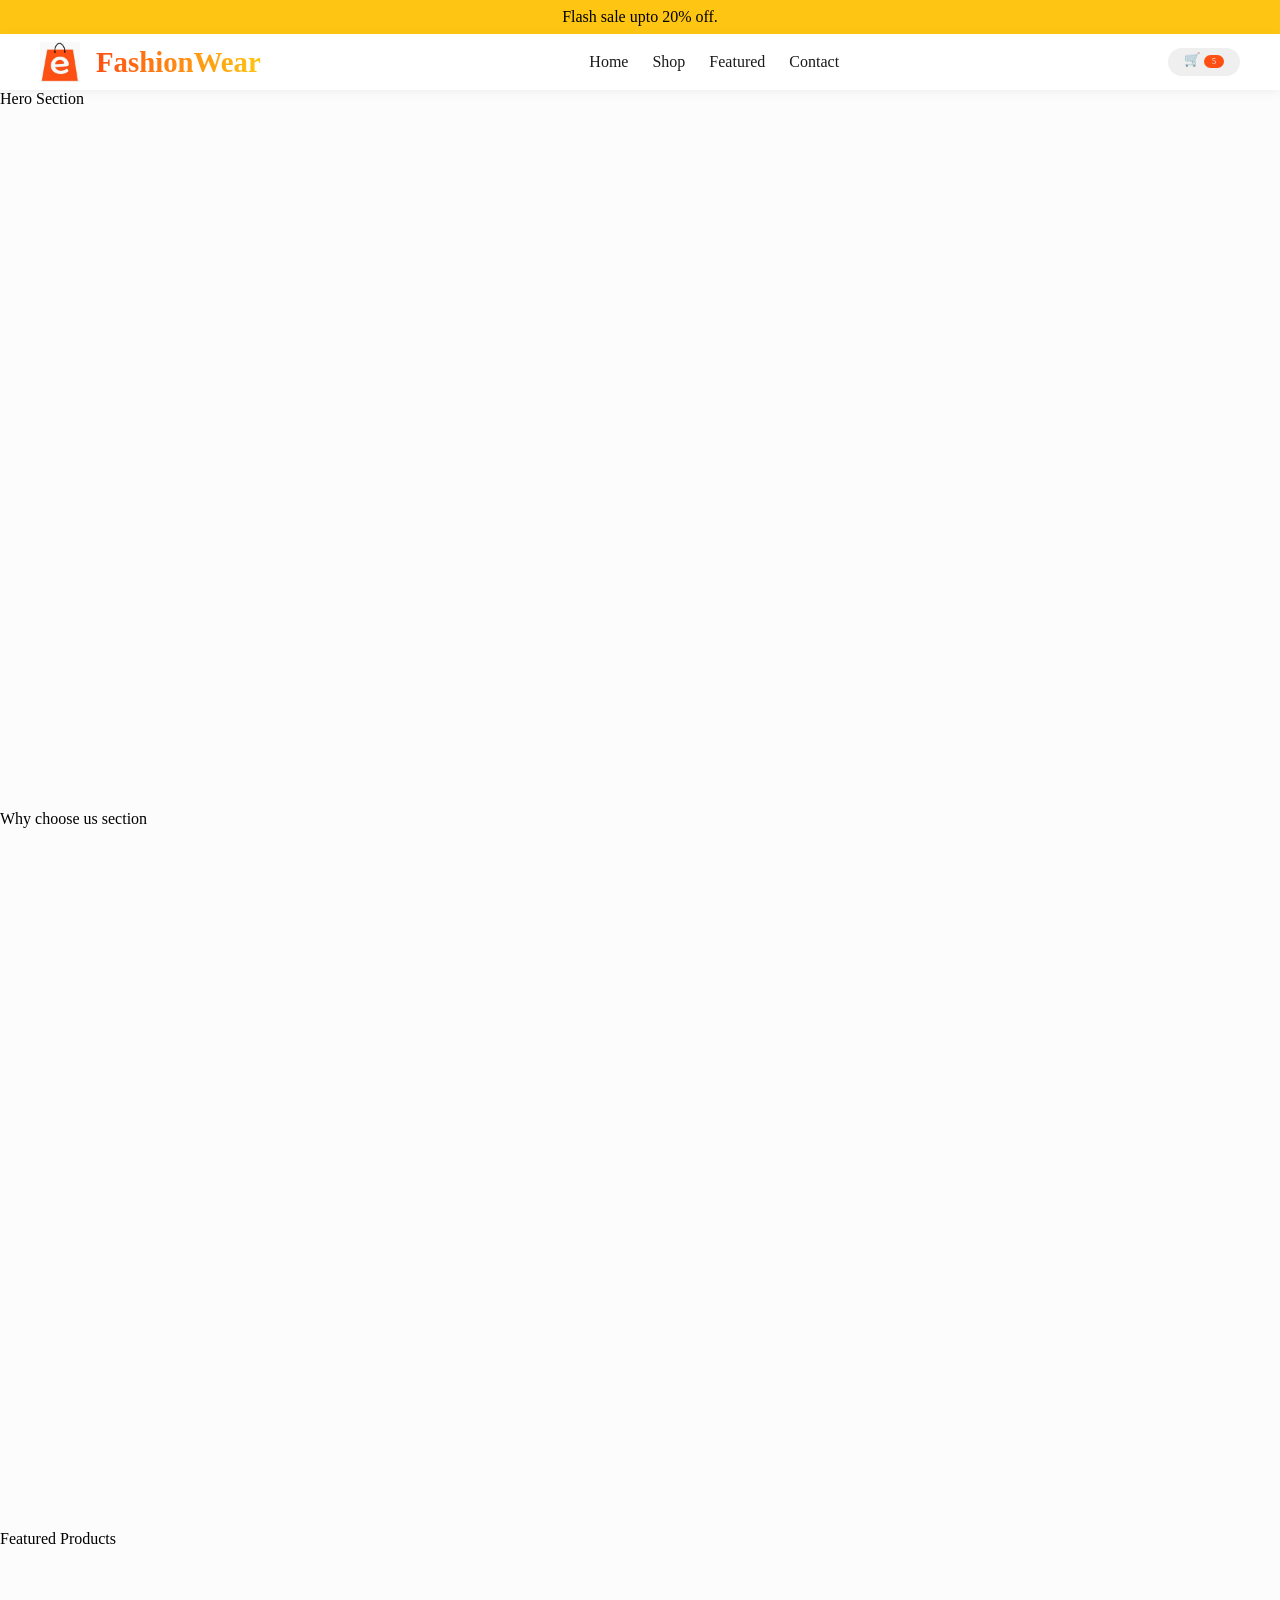
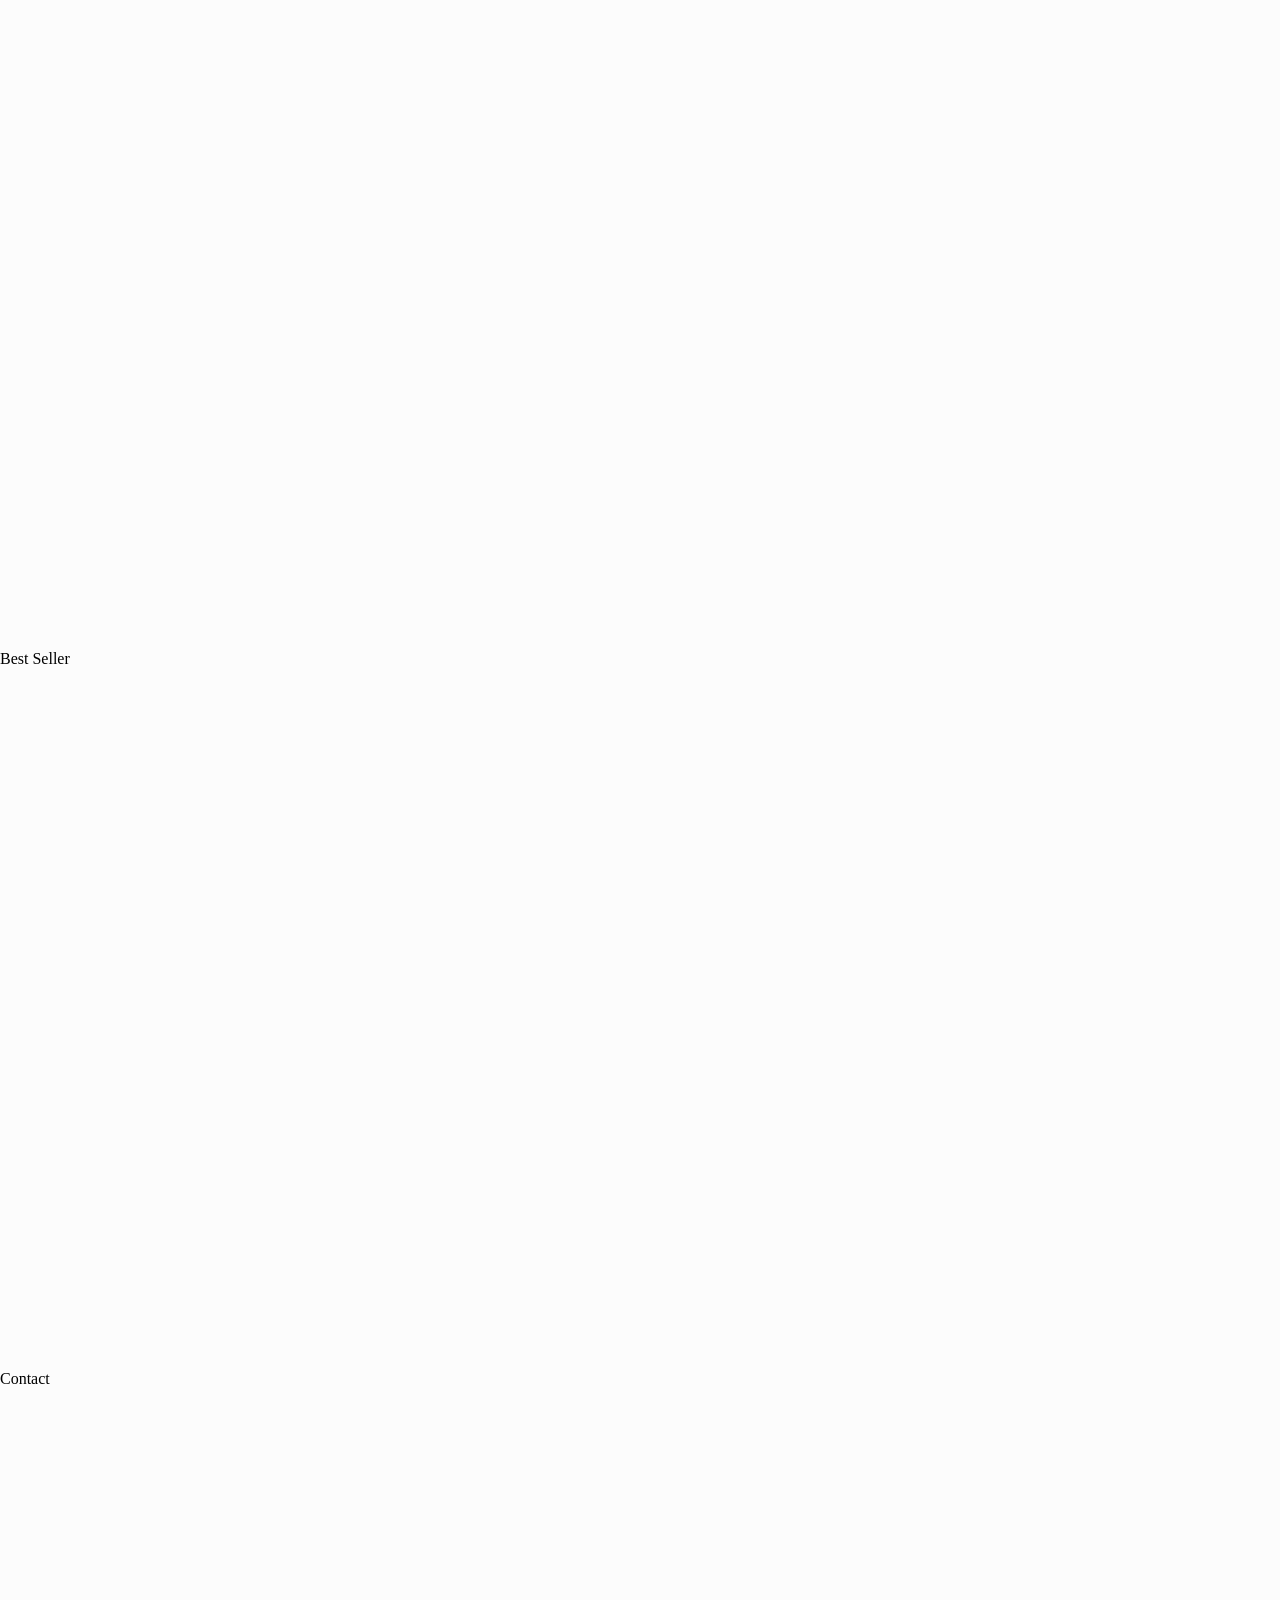
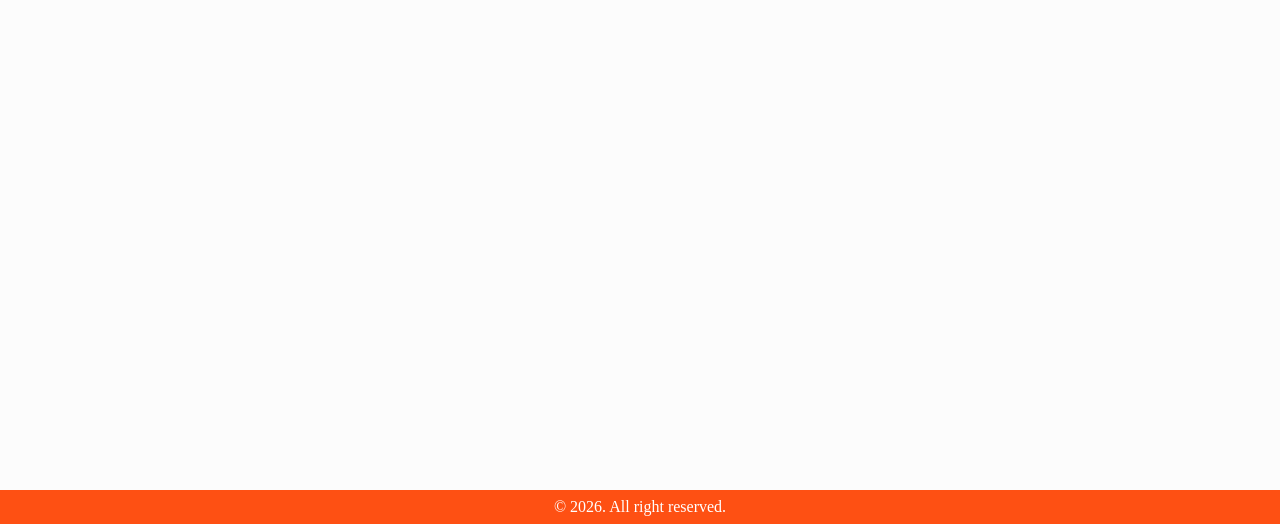
<file: Project/index.html>
<!DOCTYPE html>
<html lang="en">
<head>
    <meta charset="UTF-8">
    <meta name="viewport" content="width=device-width, initial-scale=1.0">
    <title>FashionWear</title>
    <link rel="stylesheet" href="style.css">
    
</head>
<body>
    <div class="flash-sale">Flash sale upto 20% off.</div>
    <header>
        <div class="container">
            <div class="header-items">
                <div class="logo">
                    <img src="assets/images/logo.jpg" alt=" Fashion Wear" height="40">
                    <h1>FashionWear</h1>
                </div>
                <nav>
                    <a href="#">Home</a>
                    <a href="#">Shop</a>
                    <a href="#">Featured</a>
                    <a href="#">Contact</a>
                </nav>
                <button class="cart">🛒
                    <span>5</span>
                </button>
            </div>
        </div>
    </header>
    <main>
        <section>Hero Section</section>
        <section>Why choose us section</section>
        <section>Featured Products</section>
        <section>Best Seller</section>
        <section>Contact</section>
    </main>
    <footer>
        &copy; 2026. All right reserved.
    </footer>
</body>
</html>
</file>
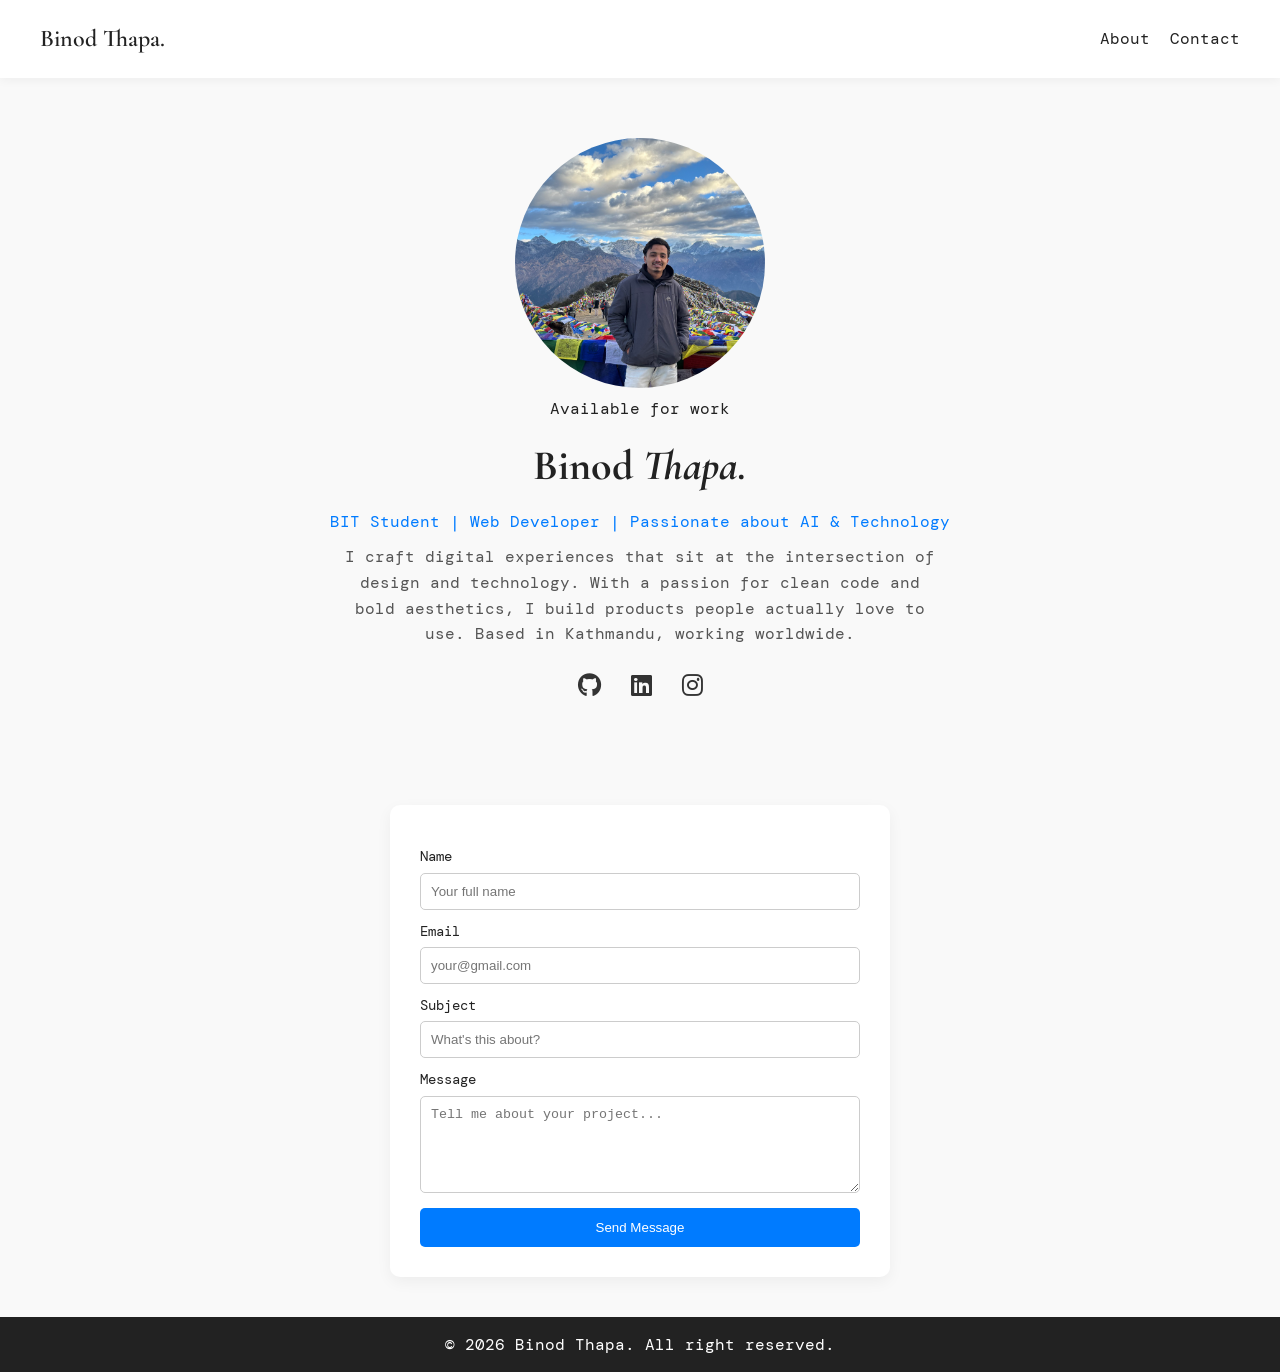
<file: Task/Task1_Portfolio/index.html>
<!DOCTYPE html>
<html lang="en">
<head>
    <meta charset="UTF-8">
    <meta name="viewport" content="width=device-width, initial-scale=1.0">
    <title>Portfolio</title>
    <!--Link CSS File-->
    <link rel="stylesheet" href="style.css">
    <!--Font 1: Cormorant Garamond(A serif font (classic, elegant style))-->
    <link rel="preconnect" href="https://fonts.googleapis.com">
    <link rel="preconnect" href="https://fonts.gstatic.com" crossorigin>
    <link href="https://fonts.googleapis.com/css2?family=Cormorant+Garamond:ital,wght@0,300..700;1,300..700&display=swap" rel="stylesheet">
    <!--Font 2: DM Mono (A monospace font (coding-style look))-->
    <link rel="preconnect" href="https://fonts.googleapis.com">
    <link rel="preconnect" href="https://fonts.gstatic.com" crossorigin>
    <link href="https://fonts.googleapis.com/css2?family=Cormorant+Garamond:ital,wght@0,300..700;1,300..700&family=DM+Mono:ital,wght@0,300;0,400;0,500;1,300;1,400;1,500&display=swap" rel="stylesheet">

    <!--Font-Awesome-->
    <link rel="stylesheet" href="https://cdnjs.cloudflare.com/ajax/libs/font-awesome/6.5.0/css/all.min.css">
</head>

<body>
    <header>
        <!--Navbar-->
        <nav>
            <span class="nav-log">Binod Thapa.</span>
            <ul>
                <li><a href="#about">About</a></li>
                <li><a href="#contact">Contact</a></li>
            </ul>
        </nav>
    </header>
    <main>
    <!--Hero Section-->
    <section class="hero" id="about">
        <div class="hero-inner">
            <img src="image.jpg" alt="my_image">
        </div>
        <div class="hero-text">
            <p>Available for work</p>
            <h1>Binod <em>Thapa.</em></h1>
            <p class="role"> BIT Student | Web Developer | Passionate about AI & Technology</p>
            <p class="bio">I craft digital experiences that sit at the intersection of design and technology.
            With a passion for clean code and bold aesthetics, I build products people actually
            love to use. Based in Kathmandu, working worldwide.</p>
        </div>
        <div class="social-links">
            <a href="https://github.com/binodthapa357"><i class="fa-brands fa-github"></i></a>
            <a href="https://www.linkedin.com/in/binodthapa357/"><i class="fa-brands fa-linkedin"></i></a>
            <a href="https://www.instagram.com/bikashthapa_18/"><i class="fa-brands fa-instagram"></i></a>  
        </div>
    </section>
    <section class="contact-form" id="contact">
        <form action="">
            <label for="name">Name</label>
            <input type="text" id="name" name="name" placeholder="Your full name" required>
            <label for="email">Email</label>
            <input type="email" id="email" name="email" placeholder="your@gmail.com" required>
            <label for="subject">Subject</label>
            <input type="text" id="subject" name="subject" placeholder="What's this about?" required>
            <label for="message">Message</label>
            <textarea name="message" id="message" rows="5" placeholder="Tell me about your project..." required></textarea>
            <button type="submit">
                Send Message
            </button>
        </form>
    </section>
    </main>
    <footer>
        <p>© 2026 Binod Thapa. All right reserved.</p>
    </footer>
</body>

</html>
</file>
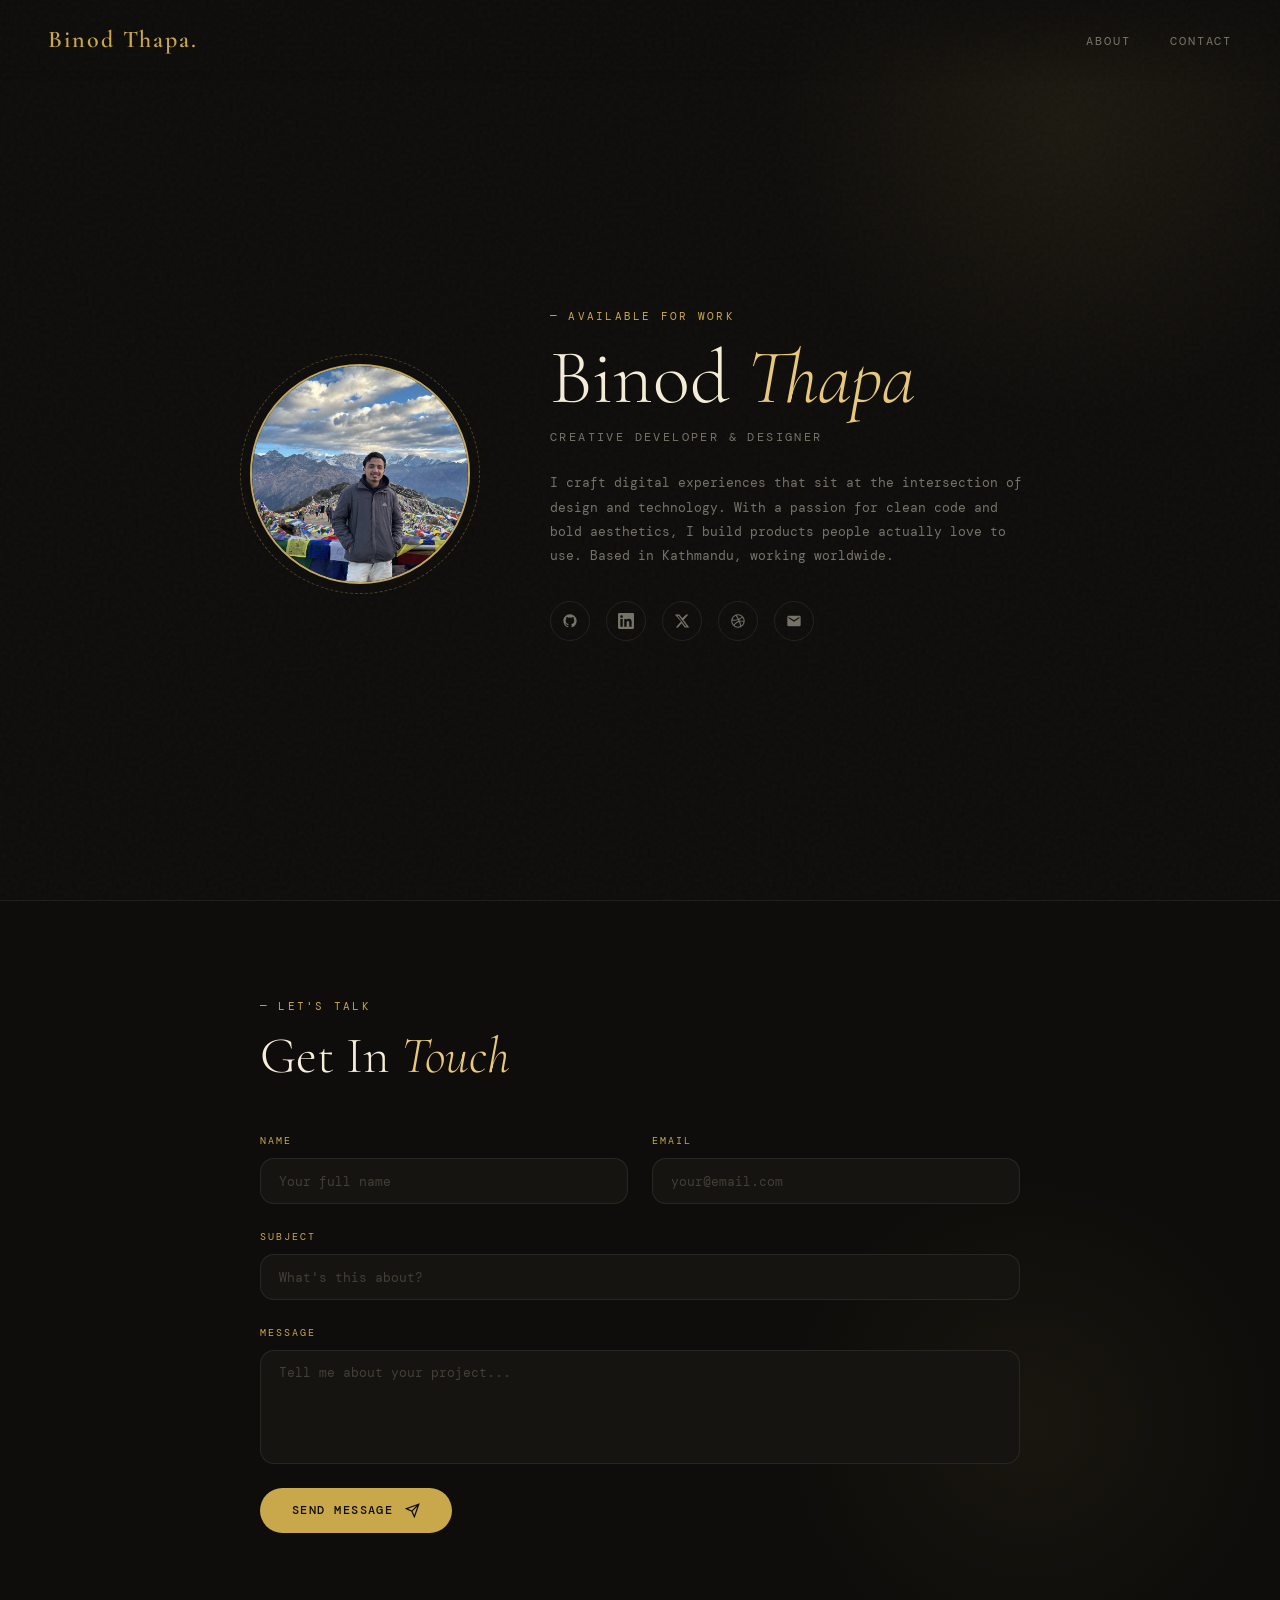
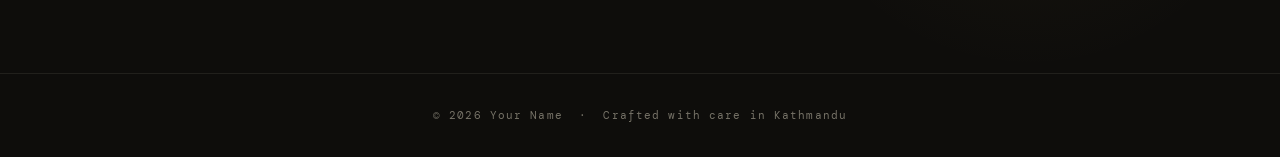
<file: Task/Task1_Portfolio/Tak1-copy/index.html>
<!DOCTYPE html>
<html lang="en">
<head>
    <meta charset="UTF-8">
    <meta name="viewport" content="width=device-width, initial-scale=1.0">
    <title>Portfolio</title>
    <link rel="preconnect" href="https://fonts.googleapis.com">
    <link rel="preconnect" href="https://fonts.gstatic.com" crossorigin>
    <link href="https://fonts.googleapis.com/css2?family=Cormorant+Garamond:ital,wght@0,300;0,400;0,600;1,300;1,400&family=DM+Mono:wght@300;400;500&display=swap" rel="stylesheet">
    <link rel="stylesheet" href="style.css">
</head>
<body>

  <div class="noise"></div>

  <header>
    <nav>
      <span class="nav-logo">Binod Thapa.</span>
      <ul>
        <li><a href="#about">About</a></li>
        <li><a href="#contact">Contact</a></li>
      </ul>
    </nav>
  </header>

  <main>

    <!-- Hero / Profile -->
    <section class="hero" id="about">
      <div class="hero-inner">
        <div class="avatar-wrap">
          <img src="image.jpg" alt="Your Name" class="avatar">
          <div class="avatar-ring"></div>
        </div>

        <div class="hero-text">
          <p class="label">— available for work</p>
          <h1>Binod <em>Thapa</em></h1>
          <p class="role">Creative Developer &amp; Designer</p>
          <p class="bio">
            I craft digital experiences that sit at the intersection of design and technology.
            With a passion for clean code and bold aesthetics, I build products people actually
            love to use. Based in Kathmandu, working worldwide.
          </p>

          <!-- Social icons -->
          <div class="socials">
            <a href="#" aria-label="GitHub" class="social-link">
              <svg viewBox="0 0 24 24" fill="currentColor"><path d="M12 2C6.477 2 2 6.477 2 12c0 4.418 2.865 8.166 6.839 9.489.5.092.682-.217.682-.482 0-.237-.009-.868-.013-1.703-2.782.604-3.369-1.34-3.369-1.34-.454-1.156-1.11-1.463-1.11-1.463-.908-.62.069-.608.069-.608 1.003.07 1.531 1.03 1.531 1.03.892 1.529 2.341 1.087 2.91.832.092-.647.35-1.088.636-1.338-2.22-.253-4.555-1.11-4.555-4.943 0-1.091.39-1.984 1.029-2.683-.103-.253-.446-1.27.098-2.647 0 0 .84-.269 2.75 1.025A9.564 9.564 0 0112 6.844a9.59 9.59 0 012.504.337c1.909-1.294 2.747-1.025 2.747-1.025.546 1.377.203 2.394.1 2.647.64.699 1.028 1.592 1.028 2.683 0 3.842-2.339 4.687-4.566 4.935.359.309.678.919.678 1.852 0 1.336-.012 2.415-.012 2.743 0 .267.18.578.688.48C19.138 20.163 22 16.418 22 12c0-5.523-4.477-10-10-10z"/></svg>
            </a>
            <a href="#" aria-label="LinkedIn" class="social-link">
              <svg viewBox="0 0 24 24" fill="currentColor"><path d="M20.447 20.452h-3.554v-5.569c0-1.328-.027-3.037-1.852-3.037-1.853 0-2.136 1.445-2.136 2.939v5.667H9.351V9h3.414v1.561h.046c.477-.9 1.637-1.85 3.37-1.85 3.601 0 4.267 2.37 4.267 5.455v6.286zM5.337 7.433a2.062 2.062 0 01-2.063-2.065 2.064 2.064 0 112.063 2.065zm1.782 13.019H3.555V9h3.564v11.452zM22.225 0H1.771C.792 0 0 .774 0 1.729v20.542C0 23.227.792 24 1.771 24h20.451C23.2 24 24 23.227 24 22.271V1.729C24 .774 23.2 0 22.222 0h.003z"/></svg>
            </a>
            <a href="#" aria-label="Twitter / X" class="social-link">
              <svg viewBox="0 0 24 24" fill="currentColor"><path d="M18.244 2.25h3.308l-7.227 8.26 8.502 11.24H16.17l-4.714-6.231-5.401 6.231H2.74l7.73-8.835L1.254 2.25H8.08l4.253 5.622zm-1.161 17.52h1.833L7.084 4.126H5.117z"/></svg>
            </a>
            <a href="#" aria-label="Dribbble" class="social-link">
              <svg viewBox="0 0 24 24" fill="currentColor"><path d="M12 2C6.48 2 2 6.48 2 12s4.48 10 10 10 10-4.48 10-10S17.52 2 12 2zm6.605 4.61a8.502 8.502 0 011.93 5.314c-.281-.054-3.101-.629-5.943-.271-.065-.141-.12-.293-.184-.445a25.424 25.424 0 00-.564-1.236c3.145-1.28 4.577-3.124 4.761-3.362zM12 3.475c2.17 0 4.154.813 5.662 2.148-.152.216-1.443 1.941-4.48 3.08-1.399-2.57-2.95-4.675-3.189-5A8.687 8.687 0 0112 3.475zm-3.633.803a53.896 53.896 0 013.167 4.935c-3.992 1.063-7.517 1.04-7.896 1.04a8.581 8.581 0 014.729-5.975zM3.453 12.01v-.26c.37.01 4.512.065 8.775-1.215.25.477.477.965.694 1.453-.109.033-.228.065-.336.098-4.404 1.42-6.747 5.303-6.942 5.629a8.522 8.522 0 01-2.19-5.705zM12 20.547a8.482 8.482 0 01-5.239-1.8c.152-.315 1.888-3.656 6.703-5.337.022-.01.033-.01.054-.022a35.32 35.32 0 011.823 6.475 8.4 8.4 0 01-3.341.684zm4.761-1.465c-.086-.52-.542-3.015-1.659-6.084 2.679-.423 5.022.271 5.314.369a8.468 8.468 0 01-3.655 5.715z"/></svg>
            </a>
            <a href="mailto:hello@yourname.com" aria-label="Email" class="social-link">
              <svg viewBox="0 0 24 24" fill="currentColor"><path d="M20 4H4c-1.1 0-2 .9-2 2v12c0 1.1.9 2 2 2h16c1.1 0 2-.9 2-2V6c0-1.1-.9-2-2-2zm0 4l-8 5-8-5V6l8 5 8-5v2z"/></svg>
            </a>
          </div>
        </div>
      </div>
    </section>

    <!-- Contact Form -->
    <section class="contact-section" id="contact">
      <div class="contact-inner">
        <div class="contact-header">
          <p class="label">— let's talk</p>
          <h2>Get In <em>Touch</em></h2>
        </div>
        <form class="contact-form" onsubmit="handleSubmit(event)">
          <div class="form-row">
            <div class="field">
              <label for="name">Name</label>
              <input type="text" id="name" name="name" placeholder="Your full name" required>
            </div>
            <div class="field">
              <label for="email">Email</label>
              <input type="email" id="email" name="email" placeholder="your@email.com" required>
            </div>
          </div>
          <div class="field">
            <label for="subject">Subject</label>
            <input type="text" id="subject" name="subject" placeholder="What's this about?" required>
          </div>
          <div class="field">
            <label for="message">Message</label>
            <textarea id="message" name="message" rows="5" placeholder="Tell me about your project..." required></textarea>
          </div>
          <button type="submit" class="btn-send">
            <span>Send Message</span>
            <svg viewBox="0 0 24 24" fill="none" stroke="currentColor" stroke-width="2"><path d="M22 2L11 13M22 2l-7 20-4-9-9-4 20-7z"/></svg>
          </button>
          <p class="success-msg" id="successMsg">✓ Message sent — I'll be in touch soon!</p>
        </form>
      </div>
    </section>

  </main>

  <footer>
    <p>© 2026 Your Name &nbsp;·&nbsp; Crafted with care in Kathmandu</p>
  </footer>

  <script>
    function handleSubmit(e) {
      e.preventDefault();
      document.getElementById('successMsg').classList.add('show');
      e.target.reset();
      setTimeout(() => document.getElementById('successMsg').classList.remove('show'), 4000);
    }

    // Staggered entrance animations
    const observer = new IntersectionObserver((entries) => {
      entries.forEach(el => { if (el.isIntersecting) el.target.classList.add('visible'); });
    }, { threshold: 0.1 });
    document.querySelectorAll('.hero-inner, .contact-inner').forEach(el => observer.observe(el));
  </script>

</body>
</html>
</file>
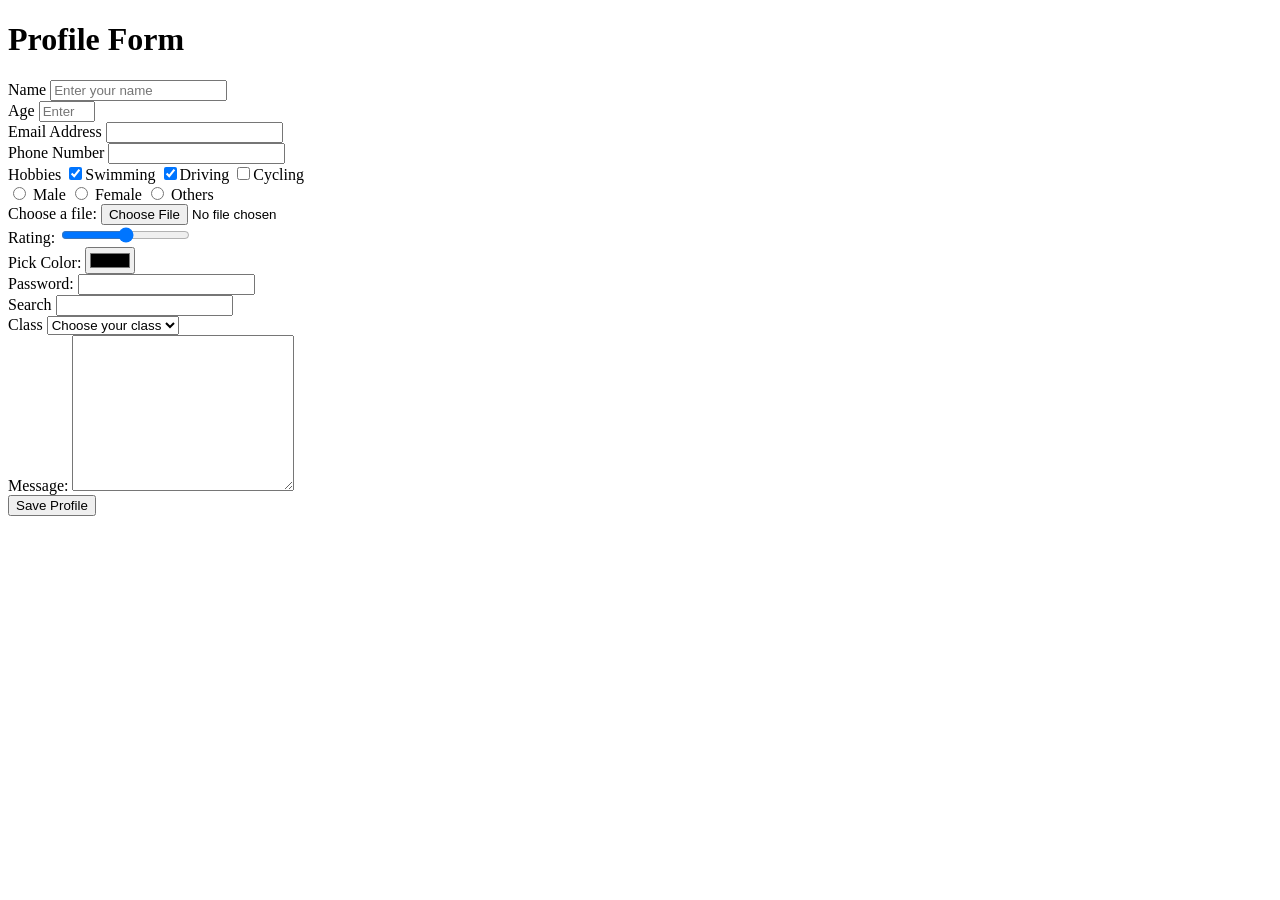
<file: html-css-js/form.html>
<!DOCTYPE html>
<html lang="en">
<head>
    <meta charset="UTF-8">
    <meta name="viewport" content="width=device-width, initial-scale=1.0">
    <title>Form</title>
</head>
<body>
    <h1>Profile Form</h1>
    <form action="/profile" method="POST">
        <label for="name">Name</label>
        <input 
        id= "name" 
        type="text"
        name="name"
        placeholder="Enter your name">
        <br>

        <label for="age">Age</label>
        <input 
        type="number"
        name="age"
        id="age"
        placeholder="Enter age"
        max="100"
        min="1">
        <br>

        <label for="email">Email Address</label>
        <input 
        type="email"
        id="email"
        name="email">
        <br>

        <label for="phone">Phone Number</label>
        <input id= "phone" type="tel">
        <br>

        <!--Check Box Multi Selector-->
        <label>Hobbies</label>
        <input type="checkbox" name="hobbies" checked>Swimming
        <input type="checkbox" checked>Driving
        <input type="checkbox">Cycling
        <br>
        

        <!--Radio Button Single Selector-->
        <input type="radio" name="gender"> Male
        <input type="radio" name="gender"> Female
        <input type="radio" name="gender"> Others
        <br>

        <label for="file">Choose a file:</label>
        <input 
        type="file" 
        name="file" 
        id="file">
        <br>

        <label for="ratings">Rating:</label>
        <input 
        type="range"
        id="ratings"
        name="ratings"
        max="10"
        min="0">
        <br>

        <label for="color">Pick Color:</label>
        <input type="color" id="color" name="color">
        <br>

        <label for="password">Password:</label>
        <input type="password" name="password" id="password">
        <br>

        <label for="search">Search</label>
        <input type="search" name="search" id="search" list="search-items">
        <datalist id="search-items">
            <option value="mobile">Mobile</option>
            <option value="laptop"></option>
            <option value="bike"></option>
            <option value="cars"></option>
        </datalist> <br>

        <label for="class">Class</label>
        <select name="class" id="class">
            <option value="choose a class" disabled selected>Choose your class</option>
            <option value="class1">Class 1</option>
            <option value="class2">Class 2</option>
            <option value="class3">Class 3</option>
            <option value="class4">Class 4</option>
        </select> <br>

        <label for="message">Message:</label>
        <textarea name="message" id="message" rows="10" cols="25"></textarea>
        <br>

        <button type="submit" title="submit">Save Profile</button>
    </form>
</body>
</html>
</file>
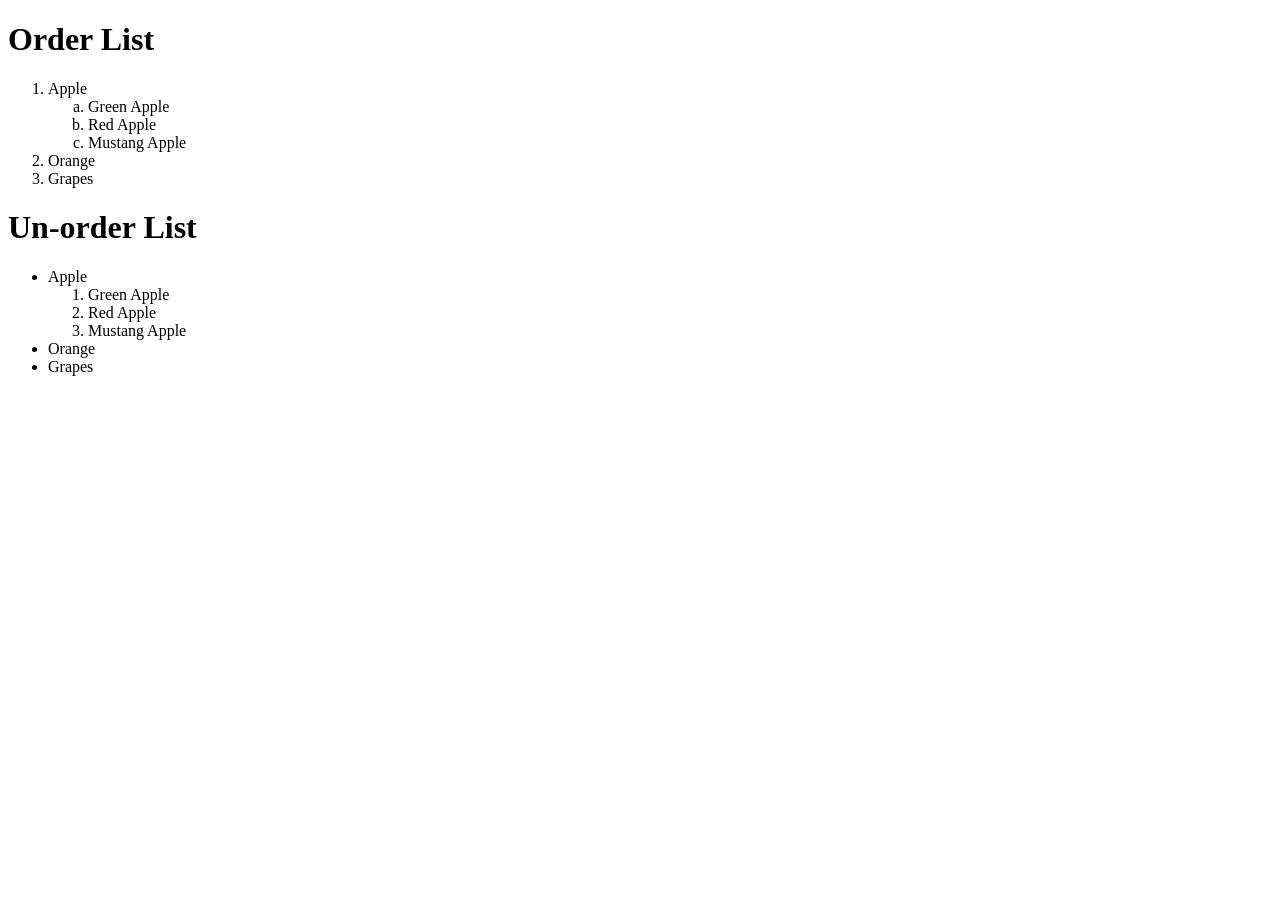
<file: html-css-js/list.html>
<!DOCTYPE html>
<html lang="en">
<head>
    <meta charset="UTF-8">
    <meta name="viewport" content="width=device-width, initial-scale=1.0">
    <title>List Item</title>
</head>
<body>
    <h1>Order List</h1>
    <ol>
        <li>Apple</li>
        <ol type="a">
            <li>Green Apple</li>
            <li>Red Apple</li>
            <li>Mustang Apple</li>
        </ol>
        <li>Orange</li>
        <li>Grapes</li>
    </ol>
    <h1>Un-order List</h1>
    <ul>
        <li>Apple</li>
         <ol>
            <li>Green Apple</li>
            <li>Red Apple</li>
            <li>Mustang Apple</li>
        </ol>
        <li>Orange</li>
        <li>Grapes</li>
    </ul>
</body>
</html>
</file>
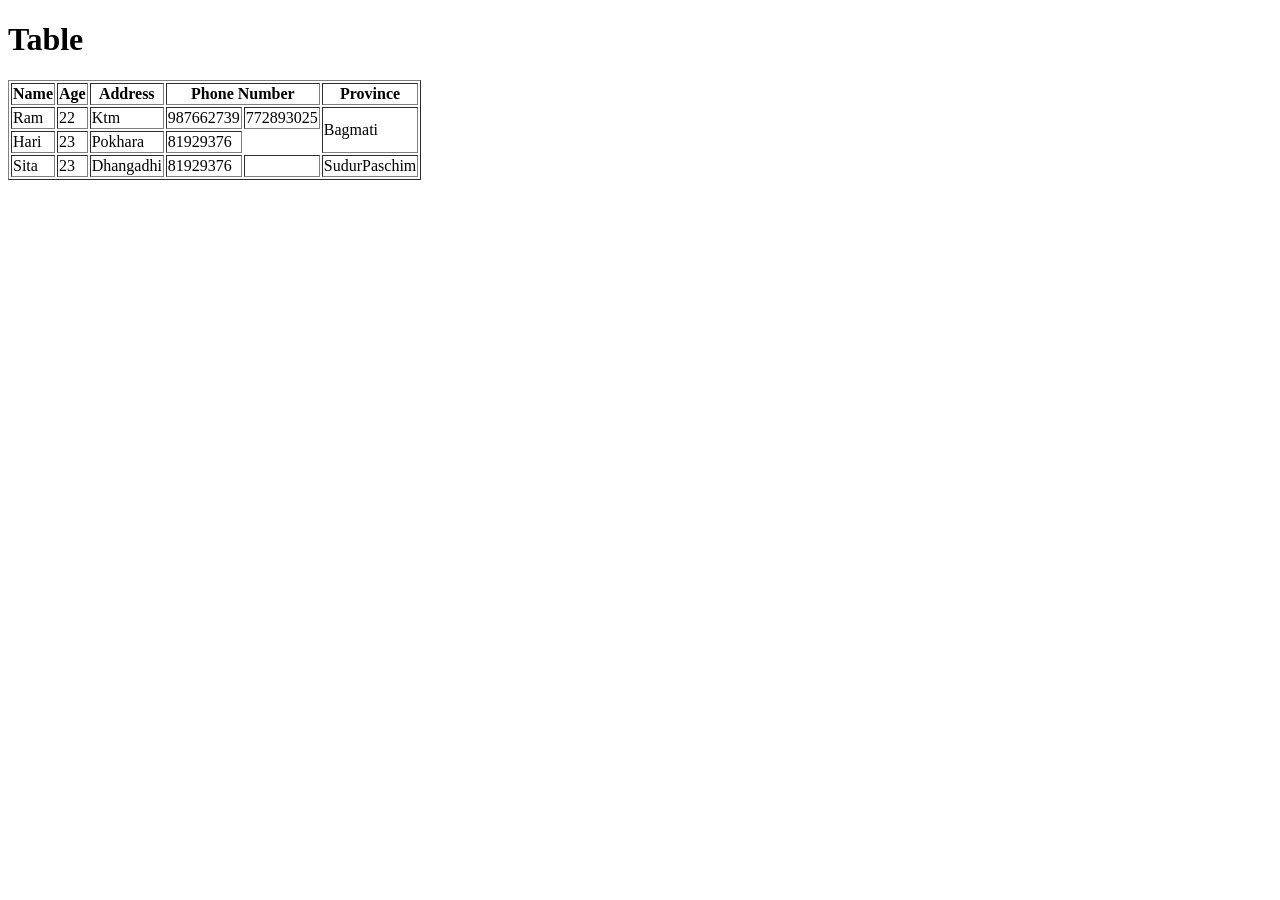
<file: html-css-js/table.html>
<!DOCTYPE html>
<html lang="en">
<head>
    <meta charset="UTF-8">
    <meta name="viewport" content="width=device-width, initial-scale=1.0">
    <title>Table</title>
</head>
<body>
    <h1>Table</h1>
    <table border="1px">
        <thead>
            <tr>
            <th>Name</th>
            <th>Age</th>
            <th>Address</th>
            <th colspan="2">Phone Number</th>
            <th>Province</th>
        </tr>
        </thead>
       <tbody>
         <tr>
            <td>Ram</td>
            <td>22</td>
            <td>Ktm</td>
            <td>987662739</td>
            <td>772893025</td>
            <td rowspan="2">Bagmati</td>
        </tr>
        <tr>
            <td>Hari</td>
            <td>23</td>
            <td>Pokhara</td>
            <td>81929376</td>
        </tr>
         <tr>
            <td>Sita</td>
            <td>23</td>
            <td>Dhangadhi</td>
            <td>81929376</td>
            <td></td>
            <td>SudurPaschim</td>
        </tr>
        <tfoot></tfoot>
       </tbody>
    </table>
</body>
</html>
</file>
<file: Project/style.css>
*{
    margin: 0;
    padding: 0;
    box-sizing: border-box;
    font-family: 'Segoe UI';
}
:root {
    --background: #fcfcfc;
    --primary-color: #fe5013;
    --secondary-color: #fec613;
    --accent-color: #13c1fe;
    --text-dark: #1a1a1a;   
    --text-light: #4c4d4f;
  
}
body {
    background-color: var(--background);
}
.container {
    max-width: 1200px;
    margin: auto;

}
.flash-sale {
    display: flex;
    background-color: var(--secondary-color);
    padding: 0.5rem;
    justify-content: center;
}
header {
    padding: 0.5rem;
    box-shadow: 0 2px 10px rgba(0, 0, 0, 0.055);
    background-color: white;
    position: sticky;
    top: 0;
    z-index: 99;
}

.header-items {
    display: flex;
    gap: 1rem;
    align-items: center;
    justify-content: space-between;
}

nav {
    display: none;
}
nav a {
    text-decoration: none;
    color: var(--text-dark);
    padding: 0.25rem 0.5rem;
}

nav a :hover{
    color: var(--primary-color);
}

.logo {
    display: flex;
    align-items: center;
    gap: 1rem;
}

.logo h1 {
    background: linear-gradient(to right, var(--primary-color), var(--secondary-color));
    font-size: 1.8rem;
    color: transparent;
    background-clip: text;
}

.cart { 
    padding: 0.25rem 1rem 0.5rem;
    border-radius: 1rem;
    border: none;
    background-color: #efefef;
    color: var(--primary-color);
    height: auto;
}

.cart span {
    background-color: var(--primary-color);
    color: white;
    padding: 0.1rem 0.5rem;
    font-size: 0.5rem;
    border-radius: 0.5rem;
}
section {
    min-height: 80vh;
}
footer {
    background-color: var(--primary-color);
    color: white;
    text-align: center;
    padding: 0.5rem 1rem;
}

@media (min-width: 768px) {
    nav {
        display: flex;
        gap: 0.5rem;

    }
}
</file>
<file: Task/Task1_Portfolio/style.css>
/* RESET */
* {
    margin: 0;
    padding: 0;
    box-sizing: border-box;
}

/* BODY */
body {
    font-family: 'DM Mono', monospace;
    background: #f9f9f9;
    color: #222;
    line-height: 1.6;
}

/* NAVBAR */
nav {
    display: flex;
    justify-content: space-between;
    align-items: center;
    padding: 20px 40px;
    background: white;
    position: sticky;
    top: 0;
    box-shadow: 0 2px 10px rgba(0,0,0,0.05);
}

.nav-log {
    font-family: 'Cormorant Garamond', serif;
    font-size: 24px;
    font-weight: 600;
}

nav ul {
    display: flex;
    list-style: none;
    gap: 20px;
}

nav ul li a {
    text-decoration: none;
    color: #222;
    transition: 0.3s;
}

nav ul li a:hover {
    color: #007bff;
}

/* HERO SECTION */
.hero {
    text-align: center;
    padding: 60px 20px;
}

/* IMAGE */
.hero img {
    width: 250px;
    height: 250px;
    border-radius: 50%;
    object-fit: cover;
    transition: 0.4s;
}

/* IMAGE HOVER EFFECT */
.hero img:hover {
    transform: scale(1.05);
}

/* NAME */
.hero h1 {
    font-family: 'Cormorant Garamond', serif;
    font-size: 42px;
    margin: 10px 0;
}

/* ROLE */
.role {
    color: #007bff;
    margin-bottom: 10px;
}

/* BIO */
.bio {
    max-width: 600px;
    margin: 10px auto;
    color: #555;
}

/* SOCIAL ICONS */
.social-links {
    margin-top: 20px;
}

.social-links a {
    font-size: 24px;
    margin: 10px;
    color: #333;
    transition: 0.3s;
}

/* HOVER EFFECT */
.social-links a:hover {
    color: #007bff;
    transform: translateY(-5px);
}

/* CONTACT FORM */
.contact-form {
    background: white;
    margin: 40px auto;
    padding: 30px;
    max-width: 500px;
    border-radius: 10px;
    box-shadow: 0 5px 15px rgba(0,0,0,0.05);
}

/* FORM */
form {
    display: flex;
    flex-direction: column;
}

/* LABEL */
form label {
    margin-top: 10px;
    font-size: 14px;
}

/* INPUT */
form input,
form textarea {
    padding: 10px;
    margin-top: 5px;
    border-radius: 5px;
    border: 1px solid #ccc;
    transition: 0.3s;
}

/* INPUT FOCUS EFFECT */
form input:focus,
form textarea:focus {
    border-color: #007bff;
    outline: none;
}

/* BUTTON */
button {
    margin-top: 15px;
    padding: 12px;
    border: none;
    background: #007bff;
    color: white;
    border-radius: 5px;
    cursor: pointer;
    transition: 0.3s;
}

/* BUTTON HOVER */
button:hover {
    background: #0056b3;
    transform: translateY(-2px);
}

/* FOOTER */
footer {
    text-align: center;
    padding: 15px;
    background: #222;
    color: white;
    margin-top: 30px;
}
</file>
<file: Task/Task1_Portfolio/Tak1-copy/style.css>
/* ── Reset & Base ── */
*, *::before, *::after { box-sizing: border-box; margin: 0; padding: 0; }

:root {
  --bg:        #0e0d0b;
  --surface:   #161410;
  --border:    rgba(255,245,220,.08);
  --gold:      #c9a84c;
  --gold-soft: #e8c97a;
  --cream:     #f5edd8;
  --muted:     rgba(245,237,216,.45);
  --radius:    14px;
  --font-head: 'Cormorant Garamond', Georgia, serif;
  --font-body: 'DM Mono', 'Courier New', monospace;
}

html { scroll-behavior: smooth; }

body {
  background: var(--bg);
  color: var(--cream);
  font-family: var(--font-body);
  font-size: 14px;
  line-height: 1.7;
  min-height: 100vh;
  overflow-x: hidden;
}

/* Noise overlay */
.noise {
  pointer-events: none;
  position: fixed;
  inset: 0;
  z-index: 999;
  opacity: .03;
  background-image: url("data:image/svg+xml,%3Csvg viewBox='0 0 256 256' xmlns='http://www.w3.org/2000/svg'%3E%3Cfilter id='n'%3E%3CfeTurbulence type='fractalNoise' baseFrequency='.9' numOctaves='4' stitchTiles='stitch'/%3E%3C/filter%3E%3Crect width='100%25' height='100%25' filter='url(%23n)'/%3E%3C/svg%3E");
}

/* ── Nav ── */
header {
  position: fixed;
  top: 0; left: 0; right: 0;
  z-index: 100;
  padding: 1.25rem 3rem;
  display: flex;
  align-items: center;
  background: linear-gradient(to bottom, rgba(14,13,11,.9) 0%, transparent 100%);
  backdrop-filter: blur(6px);
}

nav {
  width: 100%;
  display: flex;
  align-items: center;
  justify-content: space-between;
}

.nav-logo {
  font-family: var(--font-head);
  font-size: 1.5rem;
  font-weight: 600;
  color: var(--gold);
  letter-spacing: .08em;
}

nav ul {
  list-style: none;
  display: flex;
  gap: 2.5rem;
}

nav a {
  color: var(--muted);
  text-decoration: none;
  font-size: .75rem;
  letter-spacing: .15em;
  text-transform: uppercase;
  transition: color .25s;
}
nav a:hover { color: var(--cream); }

/* ── Hero ── */
.hero {
  min-height: 100vh;
  display: flex;
  align-items: center;
  padding: 8rem 3rem 5rem;
  position: relative;
}

.hero::before {
  content: '';
  position: absolute;
  top: -20%; left: 60%;
  width: 600px; height: 600px;
  background: radial-gradient(circle, rgba(201,168,76,.08) 0%, transparent 70%);
  pointer-events: none;
}

.hero-inner {
  max-width: 960px;
  margin: 0 auto;
  display: flex;
  gap: 5rem;
  align-items: center;
  opacity: 0;
  transform: translateY(30px);
  transition: opacity .8s ease, transform .8s ease;
}
.hero-inner.visible { opacity: 1; transform: translateY(0); }

/* Avatar */
.avatar-wrap {
  position: relative;
  flex-shrink: 0;
}

.avatar {
  width: 220px;
  height: 220px;
  border-radius: 50%;
  object-fit: cover;
  display: block;
  border: 2px solid var(--gold);
  filter: grayscale(20%);
  transition: filter .4s;
}
.avatar:hover { filter: grayscale(0%); }

.avatar-ring {
  position: absolute;
  inset: -10px;
  border-radius: 50%;
  border: 1px dashed rgba(201,168,76,.35);
  animation: spin 20s linear infinite;
}

@keyframes spin { to { transform: rotate(360deg); } }

/* Text */
.label {
  font-size: .7rem;
  letter-spacing: .2em;
  text-transform: uppercase;
  color: var(--gold);
  margin-bottom: .75rem;
}

h1 {
  font-family: var(--font-head);
  font-size: clamp(3rem, 6vw, 5.5rem);
  font-weight: 300;
  line-height: 1.05;
  margin-bottom: .5rem;
  color: var(--cream);
}

h1 em {
  font-style: italic;
  color: var(--gold-soft);
}

.role {
  font-size: .75rem;
  letter-spacing: .2em;
  text-transform: uppercase;
  color: var(--muted);
  margin-bottom: 1.5rem;
}

.bio {
  color: var(--muted);
  font-size: .82rem;
  max-width: 480px;
  line-height: 1.85;
  margin-bottom: 2rem;
}

/* Socials */
.socials {
  display: flex;
  gap: 1rem;
}

.social-link {
  width: 40px; height: 40px;
  border-radius: 50%;
  border: 1px solid var(--border);
  display: flex;
  align-items: center;
  justify-content: center;
  color: var(--muted);
  text-decoration: none;
  transition: color .25s, border-color .25s, background .25s, transform .25s;
}
.social-link svg { width: 16px; height: 16px; }
.social-link:hover {
  color: var(--gold);
  border-color: var(--gold);
  background: rgba(201,168,76,.07);
  transform: translateY(-3px);
}

/* ── Contact ── */
.contact-section {
  padding: 6rem 3rem;
  border-top: 1px solid var(--border);
  position: relative;
}

.contact-section::before {
  content: '';
  position: absolute;
  bottom: 0; right: 0;
  width: 500px; height: 500px;
  background: radial-gradient(circle, rgba(201,168,76,.06) 0%, transparent 70%);
  pointer-events: none;
}

.contact-inner {
  max-width: 760px;
  margin: 0 auto;
  opacity: 0;
  transform: translateY(30px);
  transition: opacity .8s ease .1s, transform .8s ease .1s;
}
.contact-inner.visible { opacity: 1; transform: translateY(0); }

.contact-header { margin-bottom: 3rem; }

h2 {
  font-family: var(--font-head);
  font-size: clamp(2.5rem, 4vw, 4rem);
  font-weight: 300;
  color: var(--cream);
  line-height: 1.1;
}
h2 em { font-style: italic; color: var(--gold-soft); }

/* Form */
.contact-form { display: flex; flex-direction: column; gap: 1.5rem; }

.form-row {
  display: grid;
  grid-template-columns: 1fr 1fr;
  gap: 1.5rem;
}

.field { display: flex; flex-direction: column; gap: .5rem; }

label {
  font-size: .65rem;
  letter-spacing: .2em;
  text-transform: uppercase;
  color: var(--gold);
}

input, textarea {
  background: var(--surface);
  border: 1px solid var(--border);
  border-radius: var(--radius);
  color: var(--cream);
  font-family: var(--font-body);
  font-size: .8rem;
  padding: .85rem 1.1rem;
  outline: none;
  resize: none;
  transition: border-color .25s, background .25s;
}
input::placeholder, textarea::placeholder { color: rgba(245,237,216,.2); }
input:focus, textarea:focus {
  border-color: var(--gold);
  background: rgba(201,168,76,.04);
}

/* Button */
.btn-send {
  align-self: flex-start;
  display: flex;
  align-items: center;
  gap: .75rem;
  background: var(--gold);
  color: var(--bg);
  border: none;
  border-radius: 100px;
  font-family: var(--font-body);
  font-size: .75rem;
  font-weight: 500;
  letter-spacing: .12em;
  text-transform: uppercase;
  padding: .9rem 2rem;
  cursor: pointer;
  transition: background .25s, transform .2s, box-shadow .25s;
}
.btn-send svg { width: 15px; height: 15px; }
.btn-send:hover {
  background: var(--gold-soft);
  transform: translateY(-2px);
  box-shadow: 0 8px 30px rgba(201,168,76,.25);
}

/* Success */
.success-msg {
  color: var(--gold);
  font-size: .75rem;
  letter-spacing: .08em;
  opacity: 0;
  transform: translateY(6px);
  transition: opacity .4s, transform .4s;
}
.success-msg.show { opacity: 1; transform: translateY(0); }

/* ── Footer ── */
footer {
  border-top: 1px solid var(--border);
  padding: 2rem 3rem;
  text-align: center;
  color: var(--muted);
  font-size: .7rem;
  letter-spacing: .1em;
}

/* ── Responsive ── */
@media (max-width: 768px) {
  header { padding: 1rem 1.5rem; }

  .hero { padding: 7rem 1.5rem 4rem; }
  .hero-inner {
    flex-direction: column;
    text-align: center;
    gap: 2.5rem;
  }
  .bio { margin-inline: auto; }
  .socials { justify-content: center; }

  .contact-section { padding: 4rem 1.5rem; }
  .form-row { grid-template-columns: 1fr; }
  .btn-send { align-self: stretch; justify-content: center; }

  footer { padding: 1.5rem; }
}
</file>
